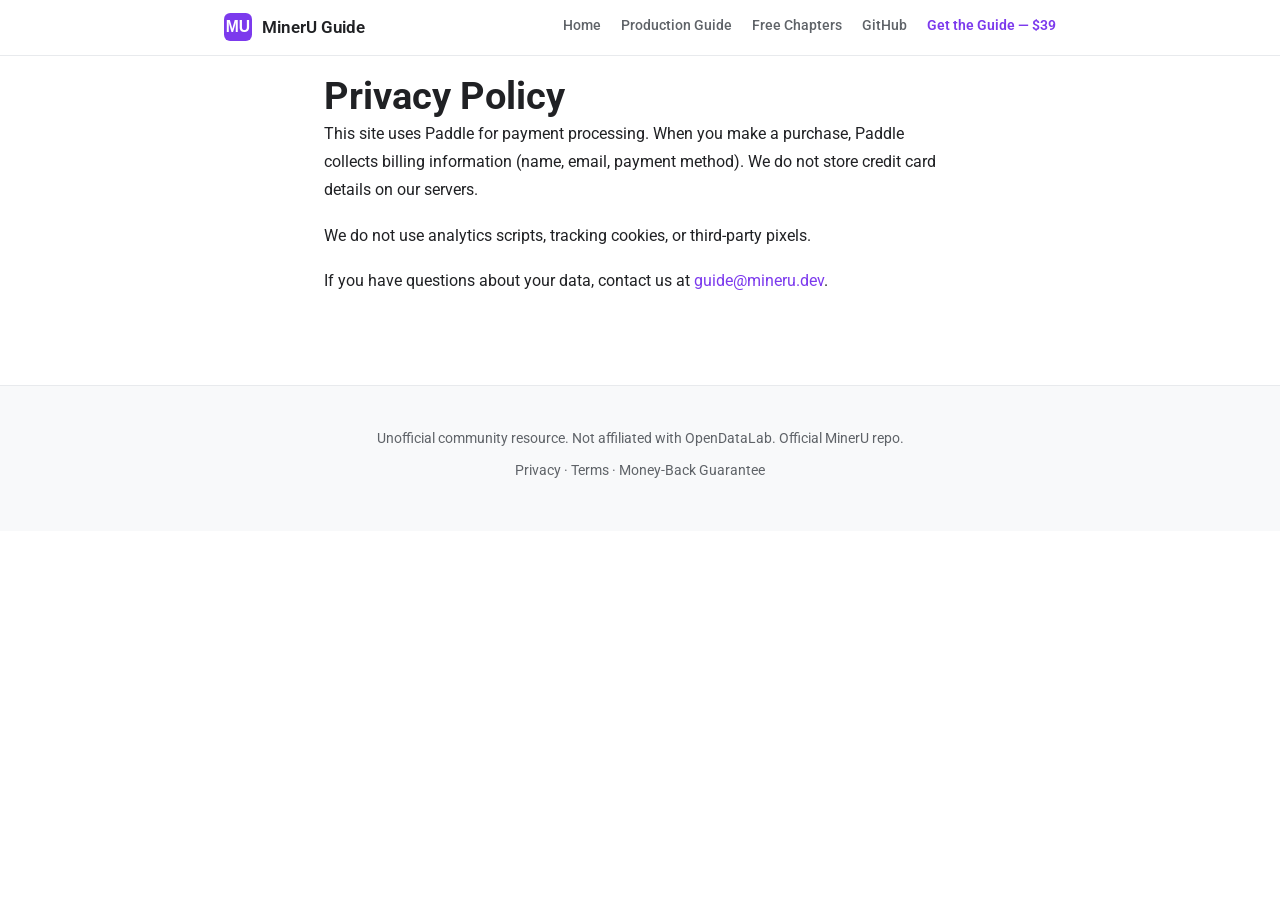
<file: privacy/index.html>
<!DOCTYPE html>
<html lang="en">
<head>
  <meta charset="UTF-8">
  <meta name="viewport" content="width=device-width, initial-scale=1.0">
  <title>Privacy Policy & Data Handling — MinerU Production Guide</title>
  <meta name="description" content="Privacy policy for the MinerU Production Guide. Paddle processes payments. No analytics or tracking cookies.">
  <link rel="preconnect" href="https://fonts.googleapis.com">
  <link rel="preconnect" href="https://fonts.gstatic.com" crossorigin>
  <link href="https://fonts.googleapis.com/css2?family=Google+Sans:wght@400;500;700&family=Roboto:wght@300;400;500;700&family=Roboto+Mono:wght@400;500&display=swap" rel="stylesheet" media="print" onload="this.media='all'">
  <noscript><link href="https://fonts.googleapis.com/css2?family=Google+Sans:wght@400;500;700&family=Roboto:wght@300;400;500;700&family=Roboto+Mono:wght@400;500&display=swap" rel="stylesheet"></noscript>
  <meta name="robots" content="index, follow">
  <meta property="og:title" content="Privacy Policy — MinerU Production Guide">
  <meta property="og:description" content="Privacy policy for the MinerU Production Guide. Paddle processes payments. No analytics or tracking cookies.">
  <meta property="og:type" content="website">
  <meta property="og:url" content="https://mineru.dev/privacy/">
  <meta property="og:locale" content="en_US">
  <meta property="og:image" content="https://mineru.dev/assets/og-image.svg">
  <meta name="twitter:card" content="summary_large_image">
  <meta name="twitter:title" content="Privacy Policy — MinerU Production Guide">
  <meta name="twitter:description" content="Privacy policy for the MinerU Production Guide. Paddle processes payments. No analytics or tracking cookies.">
  <meta name="twitter:image" content="https://mineru.dev/assets/og-image.svg">
  <script type="application/ld+json">
    {
      "@context": "https://schema.org",
      "@type": "BreadcrumbList",
      "itemListElement": [
        { "@type": "ListItem", "position": 1, "name": "Home", "item": "https://mineru.dev/" },
        { "@type": "ListItem", "position": 2, "name": "Privacy Policy", "item": "https://mineru.dev/privacy/" }
      ]
    }
  </script>
  <link rel="stylesheet" href="/css/style.css">
  <link rel="icon" type="image/svg+xml" href="/favicon.svg">
  <link rel="canonical" href="https://mineru.dev/privacy/">
</head>
<body>
  <nav class="nav">
    <div class="nav-inner">
      <a href="/" class="nav-logo">
        <svg width="28" height="28" viewBox="0 0 100 100"><rect fill="#7c3aed" width="100" height="100" rx="22"/><text x="50" y="68" text-anchor="middle" fill="white" font-size="56" font-family="sans-serif" font-weight="bold">MU</text></svg>MinerU Guide
      </a>
      <ul class="nav-links" id="nav-links">
        <li><a href="/">Home</a></li>
        <li><a href="/production-guide/">Production Guide</a></li>
        <li><a href="/chapters/docker-setup/">Free Chapters</a></li>
        <li><a href="https://github.com/opendatalab/MinerU" target="_blank" rel="noopener">GitHub</a></li>
        <li><a href="/production-guide/" class="nav-cta">Get the Guide — $39</a></li>
      </ul>
      <button class="nav-toggle" id="nav-toggle" aria-label="Toggle navigation">
        <span></span><span></span><span></span>
      </button>
    </div>
  </nav>

  <main>
    <section class="section">
      <div class="container" style="max-width:680px;">
        <h1>Privacy Policy</h1>
        <p>This site uses Paddle for payment processing. When you make a purchase, Paddle collects billing information (name, email, payment method). We do not store credit card details on our servers.</p>
        <p>We do not use analytics scripts, tracking cookies, or third-party pixels.</p>
        <p>If you have questions about your data, contact us at <a href="mailto:guide@mineru.dev">guide@mineru.dev</a>.</p>
      </div>
    </section>
  </main>

  <footer class="footer">
    <div class="container">
      <p>Unofficial community resource. Not affiliated with OpenDataLab. <a href="https://github.com/opendatalab/MinerU">Official MinerU repo</a>.</p>
      <p><a href="/privacy/">Privacy</a> &middot; <a href="/terms/">Terms</a> &middot; <a href="/refunds/">Money-Back Guarantee</a></p>
    </div>
  </footer>

  <script src="/js/main.js"></script>
</body>
</html>
</file>
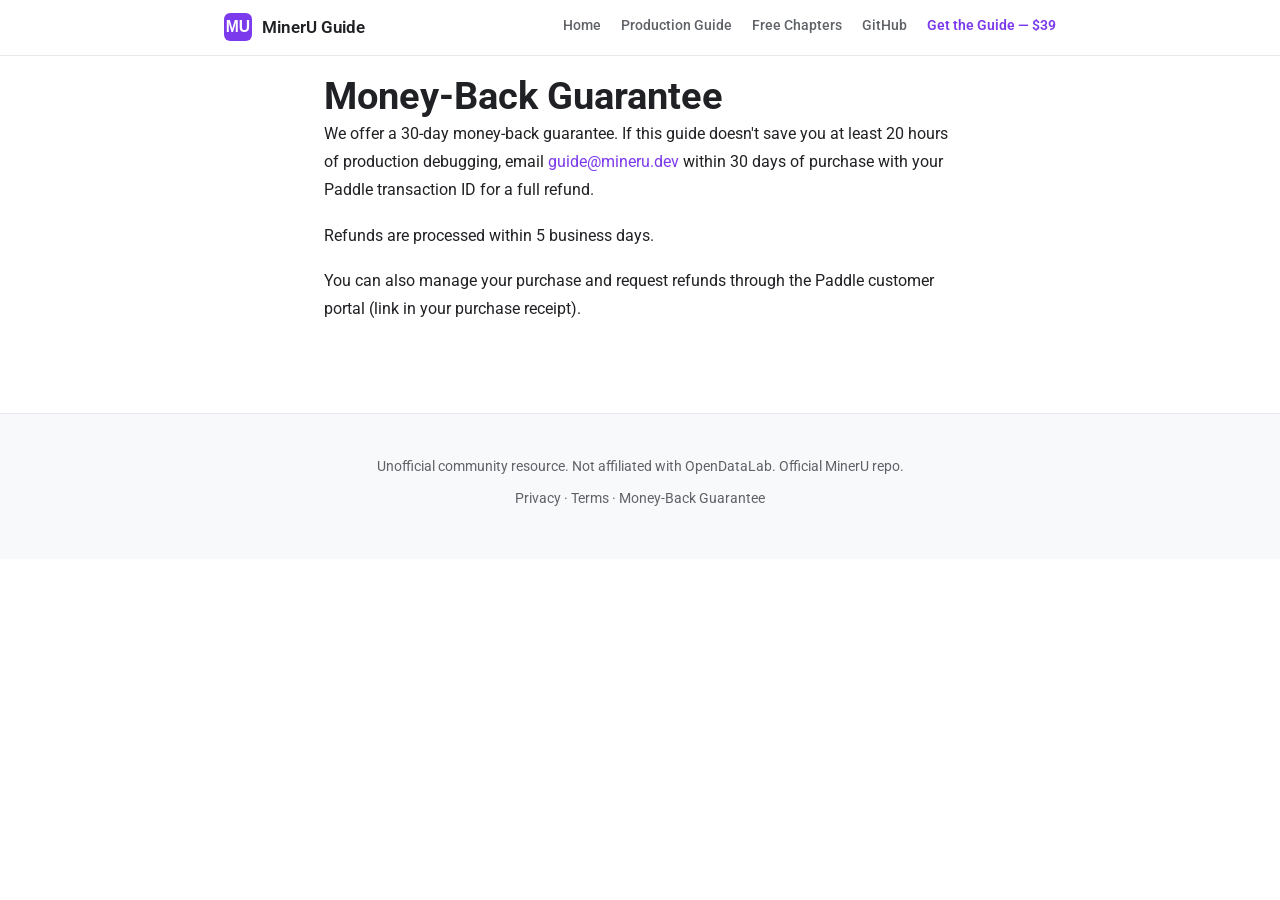
<file: refunds/index.html>
<!DOCTYPE html>
<html lang="en">
<head>
  <meta charset="UTF-8">
  <meta name="viewport" content="width=device-width, initial-scale=1.0">
  <title>Money-Back Guarantee — MinerU Production Guide</title>
  <meta name="description" content="30-day no-questions-asked refund policy for the MinerU Production Guide. Full refund within 30 days of purchase.">
  <link rel="preconnect" href="https://fonts.googleapis.com">
  <link rel="preconnect" href="https://fonts.gstatic.com" crossorigin>
  <link href="https://fonts.googleapis.com/css2?family=Google+Sans:wght@400;500;700&family=Roboto:wght@300;400;500;700&family=Roboto+Mono:wght@400;500&display=swap" rel="stylesheet" media="print" onload="this.media='all'">
  <noscript><link href="https://fonts.googleapis.com/css2?family=Google+Sans:wght@400;500;700&family=Roboto:wght@300;400;500;700&family=Roboto+Mono:wght@400;500&display=swap" rel="stylesheet"></noscript>
  <meta name="robots" content="index, follow">
  <meta property="og:title" content="Money-Back Guarantee — MinerU Production Guide">
  <meta property="og:description" content="30-day no-questions-asked refund policy for the MinerU Production Guide. Full refund within 30 days of purchase via Paddle.">
  <meta property="og:type" content="website">
  <meta property="og:url" content="https://mineru.dev/refunds/">
  <meta property="og:locale" content="en_US">
  <meta property="og:image" content="https://mineru.dev/assets/og-image.svg">
  <meta name="twitter:card" content="summary_large_image">
  <meta name="twitter:title" content="Money-Back Guarantee — MinerU Production Guide">
  <meta name="twitter:description" content="30-day no-questions-asked refund policy for the MinerU Production Guide. Full refund within 30 days of purchase via Paddle.">
  <meta name="twitter:image" content="https://mineru.dev/assets/og-image.svg">
  <script type="application/ld+json">
    {
      "@context": "https://schema.org",
      "@type": "BreadcrumbList",
      "itemListElement": [
        { "@type": "ListItem", "position": 1, "name": "Home", "item": "https://mineru.dev/" },
        { "@type": "ListItem", "position": 2, "name": "Money-Back Guarantee", "item": "https://mineru.dev/refunds/" }
      ]
    }
  </script>
  <link rel="stylesheet" href="/css/style.css">
  <link rel="icon" type="image/svg+xml" href="/favicon.svg">
  <link rel="canonical" href="https://mineru.dev/refunds/">
</head>
<body>
  <nav class="nav">
    <div class="nav-inner">
      <a href="/" class="nav-logo">
        <svg width="28" height="28" viewBox="0 0 100 100"><rect fill="#7c3aed" width="100" height="100" rx="22"/><text x="50" y="68" text-anchor="middle" fill="white" font-size="56" font-family="sans-serif" font-weight="bold">MU</text></svg>MinerU Guide
      </a>
      <ul class="nav-links" id="nav-links">
        <li><a href="/">Home</a></li>
        <li><a href="/production-guide/">Production Guide</a></li>
        <li><a href="/chapters/docker-setup/">Free Chapters</a></li>
        <li><a href="https://github.com/opendatalab/MinerU" target="_blank" rel="noopener">GitHub</a></li>
        <li><a href="/production-guide/" class="nav-cta">Get the Guide — $39</a></li>
      </ul>
      <button class="nav-toggle" id="nav-toggle" aria-label="Toggle navigation">
        <span></span><span></span><span></span>
      </button>
    </div>
  </nav>

  <main>
    <section class="section">
      <div class="container" style="max-width:680px;">
        <h1>Money-Back Guarantee</h1>
        <p>We offer a 30-day money-back guarantee. If this guide doesn't save you at least 20 hours of production debugging, email <a href="mailto:guide@mineru.dev">guide@mineru.dev</a> within 30 days of purchase with your Paddle transaction ID for a full refund.</p>
        <p>Refunds are processed within 5 business days.</p>
        <p>You can also manage your purchase and request refunds through the Paddle customer portal (link in your purchase receipt).</p>
      </div>
    </section>
  </main>

  <footer class="footer">
    <div class="container">
      <p>Unofficial community resource. Not affiliated with OpenDataLab. <a href="https://github.com/opendatalab/MinerU">Official MinerU repo</a>.</p>
      <p><a href="/privacy/">Privacy</a> &middot; <a href="/terms/">Terms</a> &middot; <a href="/refunds/">Money-Back Guarantee</a></p>
    </div>
  </footer>

  <script src="/js/main.js"></script>
</body>
</html>
</file>
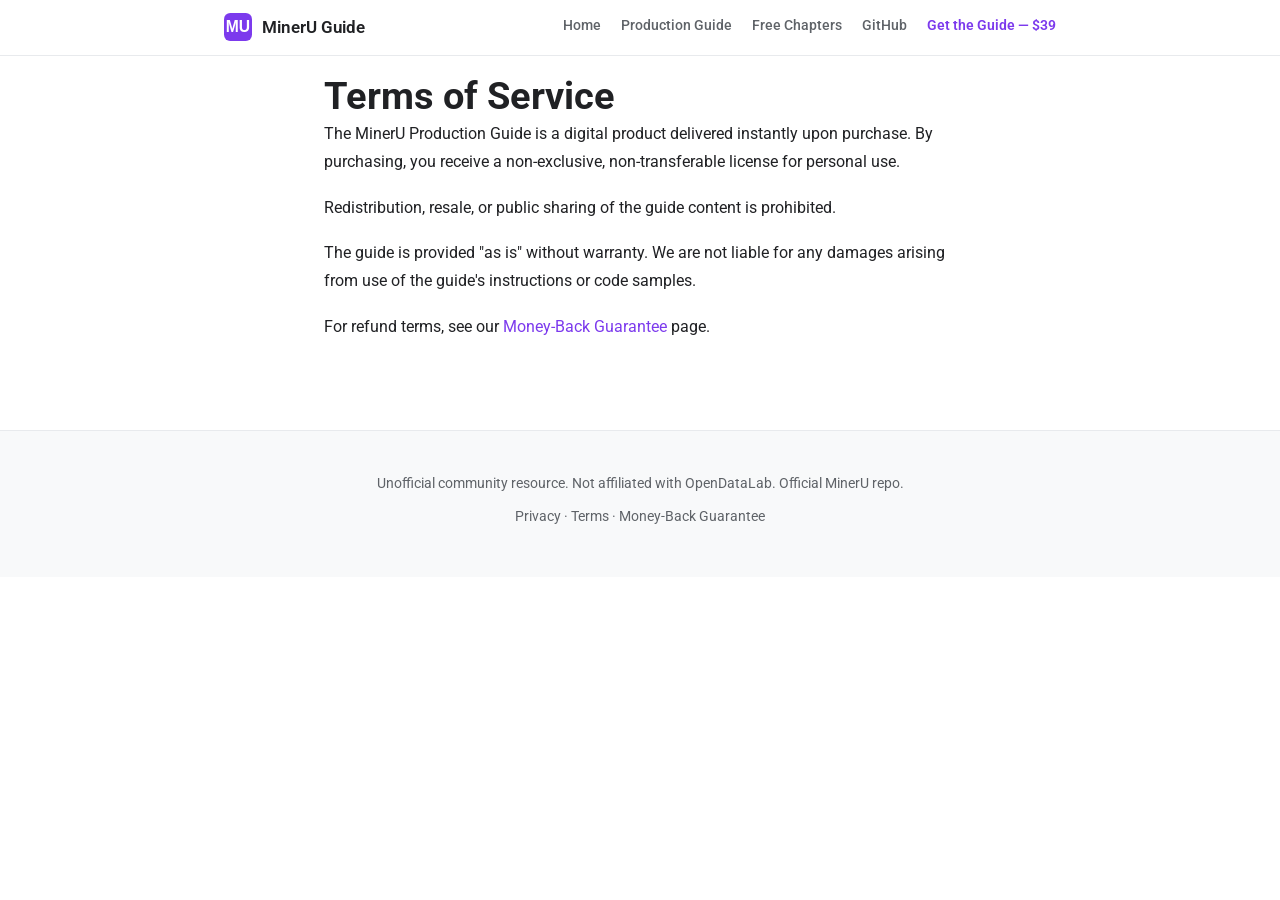
<file: terms/index.html>
<!DOCTYPE html>
<html lang="en">
<head>
  <meta charset="UTF-8">
  <meta name="viewport" content="width=device-width, initial-scale=1.0">
  <title>Terms of Service & License — MinerU Production Guide</title>
  <meta name="description" content="Terms of service for the MinerU Production Guide. Digital product delivered instantly. Personal use only.">
  <link rel="preconnect" href="https://fonts.googleapis.com">
  <link rel="preconnect" href="https://fonts.gstatic.com" crossorigin>
  <link href="https://fonts.googleapis.com/css2?family=Google+Sans:wght@400;500;700&family=Roboto:wght@300;400;500;700&family=Roboto+Mono:wght@400;500&display=swap" rel="stylesheet" media="print" onload="this.media='all'">
  <noscript><link href="https://fonts.googleapis.com/css2?family=Google+Sans:wght@400;500;700&family=Roboto:wght@300;400;500;700&family=Roboto+Mono:wght@400;500&display=swap" rel="stylesheet"></noscript>
  <meta name="robots" content="index, follow">
  <meta property="og:title" content="Terms of Service — MinerU Production Guide">
  <meta property="og:description" content="Terms of service for the MinerU Production Guide. Digital product license, non-transferable. Payment processed by Paddle.">
  <meta property="og:type" content="website">
  <meta property="og:url" content="https://mineru.dev/terms/">
  <meta property="og:locale" content="en_US">
  <meta property="og:image" content="https://mineru.dev/assets/og-image.svg">
  <meta name="twitter:card" content="summary_large_image">
  <meta name="twitter:title" content="Terms of Service — MinerU Production Guide">
  <meta name="twitter:description" content="Terms of service for the MinerU Production Guide. Digital product license, non-transferable. Payment processed by Paddle.">
  <meta name="twitter:image" content="https://mineru.dev/assets/og-image.svg">
  <script type="application/ld+json">
    {
      "@context": "https://schema.org",
      "@type": "BreadcrumbList",
      "itemListElement": [
        { "@type": "ListItem", "position": 1, "name": "Home", "item": "https://mineru.dev/" },
        { "@type": "ListItem", "position": 2, "name": "Terms of Service", "item": "https://mineru.dev/terms/" }
      ]
    }
  </script>
  <link rel="stylesheet" href="/css/style.css">
  <link rel="icon" type="image/svg+xml" href="/favicon.svg">
  <link rel="canonical" href="https://mineru.dev/terms/">
</head>
<body>
  <nav class="nav">
    <div class="nav-inner">
      <a href="/" class="nav-logo">
        <svg width="28" height="28" viewBox="0 0 100 100"><rect fill="#7c3aed" width="100" height="100" rx="22"/><text x="50" y="68" text-anchor="middle" fill="white" font-size="56" font-family="sans-serif" font-weight="bold">MU</text></svg>MinerU Guide
      </a>
      <ul class="nav-links" id="nav-links">
        <li><a href="/">Home</a></li>
        <li><a href="/production-guide/">Production Guide</a></li>
        <li><a href="/chapters/docker-setup/">Free Chapters</a></li>
        <li><a href="https://github.com/opendatalab/MinerU" target="_blank" rel="noopener">GitHub</a></li>
        <li><a href="/production-guide/" class="nav-cta">Get the Guide — $39</a></li>
      </ul>
      <button class="nav-toggle" id="nav-toggle" aria-label="Toggle navigation">
        <span></span><span></span><span></span>
      </button>
    </div>
  </nav>

  <main>
    <section class="section">
      <div class="container" style="max-width:680px;">
        <h1>Terms of Service</h1>
        <p>The MinerU Production Guide is a digital product delivered instantly upon purchase. By purchasing, you receive a non-exclusive, non-transferable license for personal use.</p>
        <p>Redistribution, resale, or public sharing of the guide content is prohibited.</p>
        <p>The guide is provided "as is" without warranty. We are not liable for any damages arising from use of the guide's instructions or code samples.</p>
        <p>For refund terms, see our <a href="/refunds/">Money-Back Guarantee</a> page.</p>
      </div>
    </section>
  </main>

  <footer class="footer">
    <div class="container">
      <p>Unofficial community resource. Not affiliated with OpenDataLab. <a href="https://github.com/opendatalab/MinerU">Official MinerU repo</a>.</p>
      <p><a href="/privacy/">Privacy</a> &middot; <a href="/terms/">Terms</a> &middot; <a href="/refunds/">Money-Back Guarantee</a></p>
    </div>
  </footer>

  <script src="/js/main.js"></script>
</body>
</html>
</file>
<file: css/style.css>
:root {
  --accent: #7c3aed;
  --accent-hover: #6d28d9;
  --accent-light: #ede9fe;
  --google-green: #34A853;
  --google-red: #EA4335;
  --gray-50: #f8f9fa;
  --gray-100: #f1f3f4;
  --gray-200: #e8eaed;
  --gray-300: #dadce0;
  --gray-500: #9aa0a6;
  --gray-700: #5f6368;
  --gray-900: #202124;
  --text: #202124;
  --text-secondary: #5f6368;
  --bg: #ffffff;
  --bg-alt: #f8f9fa;
  --radius-sm: 8px;
  --radius: 12px;
  --radius-lg: 20px;
  --shadow-sm: 0 1px 2px rgba(0,0,0,0.06), 0 1px 3px rgba(0,0,0,0.1);
  --shadow: 0 1px 3px rgba(0,0,0,0.08), 0 4px 12px rgba(0,0,0,0.08);
  --shadow-lg: 0 2px 6px rgba(0,0,0,0.06), 0 10px 30px rgba(0,0,0,0.1);
  --max-width: 880px;
}
*, *::before, *::after { box-sizing: border-box; margin: 0; padding: 0; }
body {
  font-family: 'Roboto', system-ui, -apple-system, sans-serif;
  font-size: 16px; line-height: 1.75;
  color: var(--text); background: var(--bg);
  -webkit-font-smoothing: antialiased;
}
p { margin-bottom: 1.1em; }
li { margin-bottom: 0.35em; }
h1, h2, h3, .nav-logo { font-family: 'Google Sans', 'Roboto', sans-serif; }
h1 { font-size: 2.4rem; line-height: 1.25; }
h2 { font-size: 1.55rem; margin-bottom: 16px; }
h2::after { content: ''; display: block; width: 40px; height: 3px; border-radius: 2px; margin-top: 10px; background: var(--accent); }
h3 { font-size: 1.12rem; margin-bottom: 8px; }
a { color: var(--accent); text-decoration: none; }
a:hover { text-decoration: underline; }
code { font-family: 'Roboto Mono', 'SF Mono', 'Fira Code', monospace; font-size: 0.88em; background: var(--gray-100); padding: 2px 6px; border-radius: 4px; }
pre { background: #1e1e1e; border-radius: var(--radius); padding: 18px 20px; overflow-x: auto; margin: 16px 0; }
pre code { background: none; padding: 0; font-size: 0.82rem; line-height: 1.65; color: #d4d4d4; }
img { max-width: 100%; height: auto; }
.container { max-width: var(--max-width); margin: 0 auto; padding: 0 24px; }

/* Nav */
.nav { position: fixed; top: 0; left: 0; right: 0; height: 56px; background: rgba(255,255,255,0.92); backdrop-filter: blur(12px); -webkit-backdrop-filter: blur(12px); border-bottom: 1px solid var(--gray-200); z-index: 100; }
.nav-inner { max-width: var(--max-width); margin: 0 auto; padding: 0 24px; display: flex; align-items: center; height: 100%; justify-content: space-between; }
.nav-logo { display: flex; align-items: center; gap: 10px; font-size: 1.05rem; font-weight: 600; color: var(--text); text-decoration: none; }
.nav-links { display: flex; list-style: none; gap: 20px; align-items: center; }
.nav-links a { color: var(--text-secondary); font-size: 0.90rem; font-weight: 500; text-decoration: none; white-space: nowrap; }
.nav-links li { flex-shrink: 0; }
.nav-links a:hover { color: var(--text); }
.nav-cta { color: var(--accent) !important; font-weight: 600 !important; }
.nav-toggle { display: none; flex-direction: column; gap: 4px; background: none; border: none; cursor: pointer; padding: 4px; }
.nav-toggle span { display: block; width: 22px; height: 2px; background: var(--text); border-radius: 1px; transition: transform 0.2s; }
.nav-toggle.open span:nth-child(1) { transform: rotate(45deg) translate(4px,4px); }
.nav-toggle.open span:nth-child(2) { opacity: 0; }
.nav-toggle.open span:nth-child(3) { transform: rotate(-45deg) translate(4px,-4px); }

/* Hero */
.hero { padding: 100px 0 72px; text-align: center; background: linear-gradient(180deg, #ede9fe 0%, #f5f3ff 50%, #ffffff 100%); }
.hero-badge { display: inline-block; padding: 4px 14px; font-size: 0.82rem; font-weight: 600; color: var(--accent); background: var(--accent-light); border-radius: 20px; margin-bottom: 20px; }
.hero h1 { margin-bottom: 16px; }
.hero-subtitle { font-size: 1.15rem; color: var(--text-secondary); max-width: 650px; margin: 0 auto 28px; line-height: 1.6; }
.hero-actions { display: flex; gap: 12px; justify-content: center; flex-wrap: wrap; margin-bottom: 36px; }
.hero-stats { display: flex; gap: 32px; justify-content: center; flex-wrap: wrap; }
.hero-stat { text-align: center; }
.hero-stat strong { display: block; font-size: 1.6rem; color: var(--accent); }

/* Buttons */
.btn { display: inline-block; padding: 12px 28px; font-size: 0.95rem; font-weight: 600; border-radius: 28px; text-decoration: none; transition: all 0.15s; }
.btn-primary { background: var(--accent); color: #fff; box-shadow: 0 2px 12px rgba(124,58,237,.35); }
.btn-primary:hover { background: var(--accent-hover); text-decoration: none; color: #fff; }
.btn-outline { border: 1.5px solid var(--gray-300); color: var(--text); background: #fff; }
.btn-outline:hover { border-color: var(--accent); color: var(--accent); text-decoration: none; }
.btn-buy { display: inline-block; padding: 14px 40px; font-size: 1.05rem; font-weight: 600; background: var(--accent); color: #fff; border: none; border-radius: 28px; cursor: pointer; box-shadow: 0 2px 12px rgba(124,58,237,.35); font-family: 'Google Sans','Roboto',sans-serif; }
.btn-buy:hover { background: var(--accent-hover); }

/* Sections */
.section { padding: 72px 0; }
.section-alt { background: var(--bg-alt); }
.section-lead { font-size: 1.08rem; color: var(--text-secondary); margin-bottom: 28px; max-width: 680px; }

/* Card Grids */
.reasons-grid, .usecases-grid, .chapters-grid { display: grid; grid-template-columns: repeat(auto-fit, minmax(340px, 1fr)); gap: 20px; margin-top: 28px; }
.chapter-card { background: #fff; border: 1px solid var(--gray-200); border-radius: var(--radius); padding: 24px; box-shadow: var(--shadow-sm); transition: box-shadow 0.2s; }
.chapter-card:hover { box-shadow: var(--shadow); }
.chapter-card h3 { color: var(--accent); }

/* Anti Grid */
.anti-grid { display: grid; grid-template-columns: repeat(auto-fit, minmax(340px, 1fr)); gap: 20px; margin-top: 28px; }
.anti-item { background: #fff; border: 1px solid #fecaca; border-left: 4px solid var(--google-red); border-radius: var(--radius); padding: 20px 24px; }
.anti-item strong { color: var(--google-red); display: block; margin-bottom: 6px; }

/* Tables */
.table-wrap { overflow-x: auto; margin: 20px 0; }
table { width: 100%; border-collapse: collapse; font-size: 0.92rem; }
thead { background: var(--gray-900); color: #fff; }
th { padding: 12px 16px; text-align: left; font-weight: 600; }
td { padding: 10px 16px; border-bottom: 1px solid var(--gray-200); }
tbody tr:nth-child(even) { background: var(--gray-50); }

/* Price Block */
.price-block { background: #fff; border: 2px solid var(--accent); border-radius: var(--radius-lg); padding: 36px; text-align: center; max-width: 500px; margin: 0 auto; box-shadow: var(--shadow-lg); }
.price-block .badge { display: inline-block; padding: 4px 14px; font-size: 0.82rem; font-weight: 600; border-radius: 20px; margin-bottom: 16px; }
.badge-green { color: var(--google-green); background: #dcfce7; }
.price { font-size: 2.8rem; font-weight: 700; margin-bottom: 8px; }
.price-note { font-size: 0.90rem; color: var(--text-secondary); margin-bottom: 20px; }

/* Badges */
.badge { display: inline-block; padding: 3px 10px; font-size: 0.78rem; font-weight: 600; border-radius: 14px; }
.badge-yellow { color: #92400e; background: #fef3c7; }

/* Note / Callout */
.note { background: var(--accent-light); border-left: 3px solid var(--accent); padding: 14px 18px; border-radius: 0 var(--radius-sm) var(--radius-sm) 0; margin: 16px 0; font-size: 0.92rem; }

/* FAQ */
.faq-list { max-width: 720px; margin: 20px auto 0; }
.faq-item { border: 1px solid var(--gray-200); border-radius: var(--radius-sm); margin-bottom: 10px; background: #fff; }
.faq-item summary { padding: 16px 20px; font-weight: 600; cursor: pointer; list-style: none; display: flex; justify-content: space-between; align-items: center; }
.faq-item summary::-webkit-details-marker { display: none; }
.faq-item summary::after { content: '+'; font-size: 1.2rem; color: var(--gray-500); }
.faq-item[open] summary { border-bottom: 1px solid var(--gray-200); }
.faq-item[open] summary::after { content: '\2212'; color: var(--accent); }
.faq-answer { padding: 16px 20px; font-size: 0.95rem; color: var(--text-secondary); }

/* CTA Strip */
.cta-strip { background: var(--accent-light); color: var(--text); text-align: center; padding: 60px 24px; }
.cta-strip h2 { color: var(--text); font-size: 1.6rem; margin-bottom: 8px; }
.cta-strip h2::after { display: none; }
.cta-strip p { color: var(--text-secondary); margin-bottom: 24px; font-size: 1.05rem; }

/* Paywall */
.paywall { position: relative; margin: 32px 0; padding: 40px 24px; text-align: center; background: var(--bg-alt); border: 2px dashed var(--gray-300); border-radius: var(--radius); }
.paywall p { margin-bottom: 16px; color: var(--text-secondary); }
.paywall-locked { font-size: 2rem; margin-bottom: 8px; }

/* Chapter Nav */
.chapter-nav { display: flex; justify-content: space-between; margin-top: 48px; padding-top: 24px; border-top: 1px solid var(--gray-200); }

/* Preview Banner */
.preview-banner { background: var(--accent-light); border-bottom: 2px solid var(--accent); text-align: center; padding: 10px 16px; font-size: 0.88rem; font-weight: 500; position: sticky; top: 56px; z-index: 50; }

/* Footer */
.footer { background: var(--gray-50); border-top: 1px solid var(--gray-200); padding: 40px 24px; text-align: center; font-size: 0.88rem; color: var(--text-secondary); }
.footer p { margin-bottom: 8px; }
.footer a { color: var(--text-secondary); }

/* Mobile */
@media (max-width: 768px) {
  h1 { font-size: 1.8rem; }
  .nav-links { display: none; position: absolute; top: 56px; left: 0; right: 0; background: rgba(255,255,255,0.98); border-bottom: 1px solid var(--gray-200); flex-direction: column; padding: 16px 24px; gap: 12px; }
  .nav-links.open { display: flex; }
  .nav-toggle { display: flex; }
  .hero { padding: 80px 0 48px; }
  .hero-stats { gap: 20px; }
  .section { padding: 48px 0; }
  .chapters-grid, .reasons-grid, .usecases-grid, .anti-grid { grid-template-columns: 1fr; }
}
</file>
